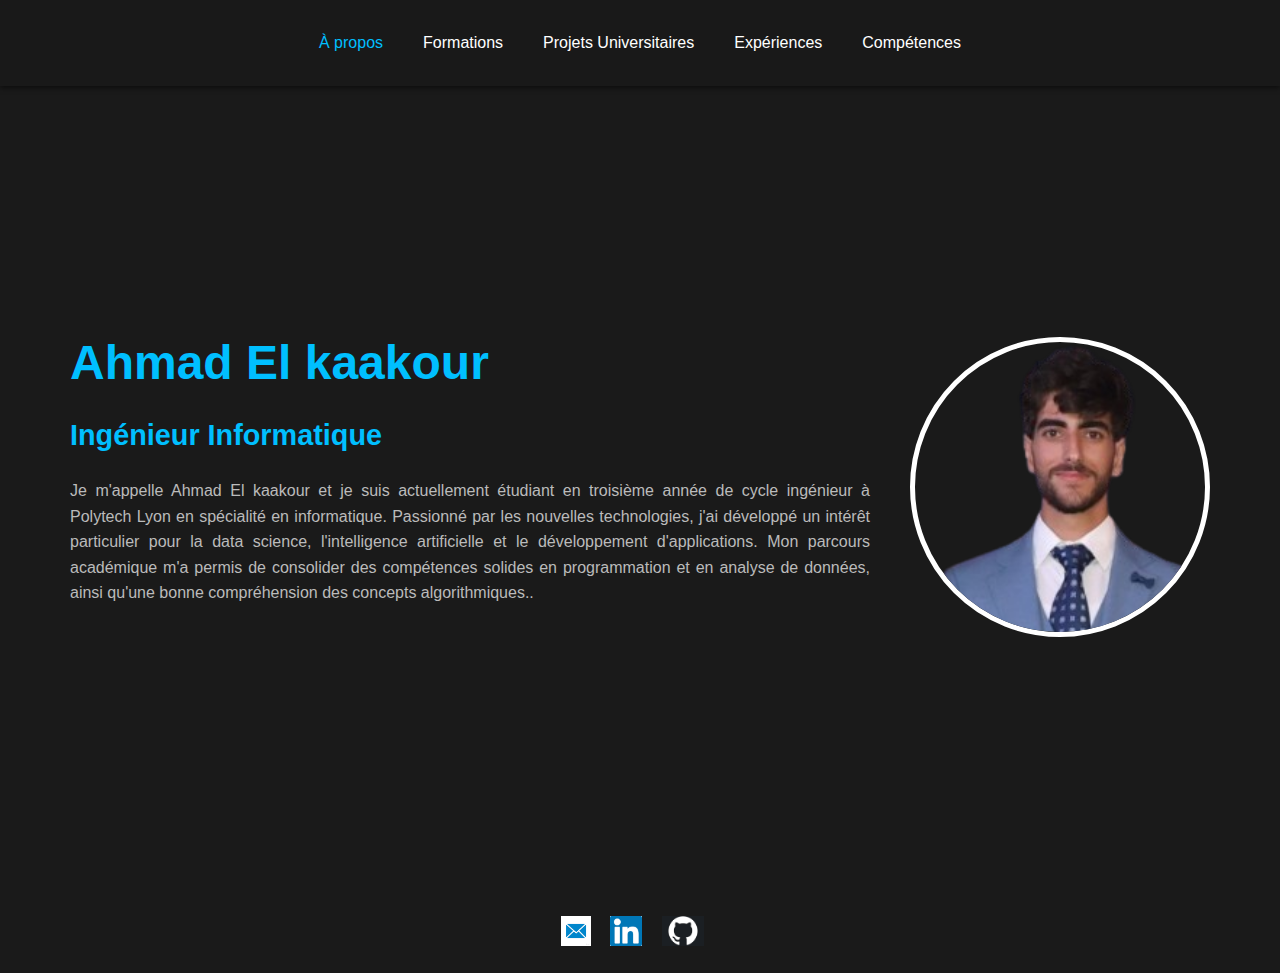
<file: index.html>
<!DOCTYPE html>
<html lang="fr">
<head>
    <meta charset="UTF-8">
    <meta name="viewport" content="width=device-width, initial-scale=1.0">
    <title>Portfolio</title>
    <link rel="stylesheet" href="Style/style.css">
</head>
<body>
    <!-- Navigation -->
    <header>
        <nav>
            <ul class="nav-links">
                <li><a href="index.html" class="active">À propos</a></li>
                <li><a href="formations.html">Formations</a></li>
                <li><a href="projets.html">Projets Universitaires</a></li>
                <li><a href="experiences.html">Expériences</a></li>
                <li><a href="competences.html">Compétences</a></li>
            </ul>
        </nav>
    </header>

    <!-- Main Section -->
    <section class="hero">
        <div class="content">
            <h1><span>Ahmad El kaakour</span></h1>
            <h2>Ingénieur Informatique</h2>
            <p style="text-align: justify;">Je m'appelle Ahmad El kaakour et je suis actuellement étudiant en troisième année de cycle ingénieur à Polytech Lyon en spécialité en informatique. 
                Passionné par les nouvelles technologies, j'ai développé un intérêt particulier pour la data science, l'intelligence artificielle et le développement d'applications. 
                Mon parcours académique m'a permis de consolider des compétences solides en programmation et en analyse de données, ainsi qu'une bonne compréhension des concepts algorithmiques..</p>
        </div>
        <div class="hero-image">
            <img src="images/myphoto.png" alt="Profile Image">
        </div>
    </section>

    <!-- Dynamic Content Section -->
    <section id="content">
        <!-- Content will be loaded here -->
    </section>

    <!-- Footer Social Links -->
    <footer>
        <div class="social-links">
            <a href="mailto:elkaakourahmd@gmail.com"><img src="images/email_icon.png" alt="Email"></a>
            <a href="https://www.linkedin.com/in/ahmad-el-kaakour/"><img src="images/linkedin_icon.png" alt="LinkedIn"></a>
            <a href="https://github.com/Ahmad123-jk"><img src="images/github_icon.png" alt="GitHub"></a>
        </div>
    </footer>

</body>
</html>
</file>
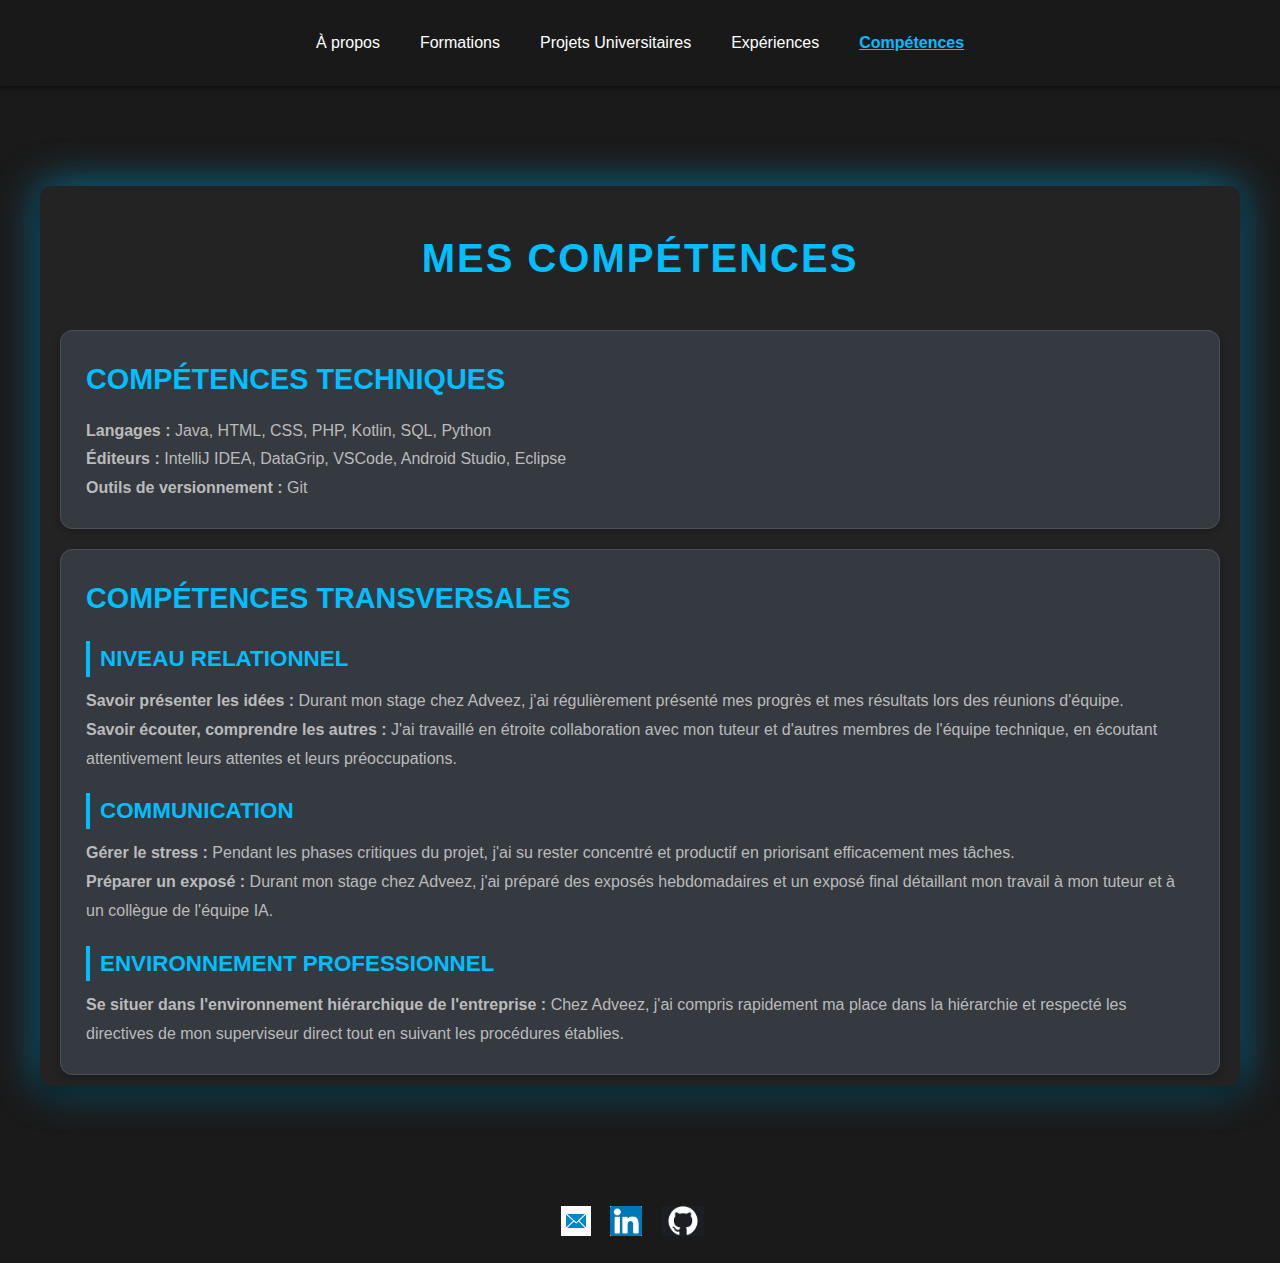
<file: Competences.html>
<!DOCTYPE html>
<html lang="fr">
<head>
    <meta charset="UTF-8">
    <meta name="viewport" content="width=device-width, initial-scale=1.0">
    <title>Compétences</title>
    <link rel="stylesheet" href="Style/style.css"> <!-- Lien vers le fichier CSS global -->
    <link rel="stylesheet" href="Style/competences.css"> <!-- Lien vers le fichier CSS spécifique pour cette page -->
    <link href="https://cdnjs.cloudflare.com/ajax/libs/font-awesome/5.15.4/css/all.min.css" rel="stylesheet"> <!-- Lien Font Awesome -->
</head>
<body>
    <!-- Navigation -->
    <header>
        <nav>
            <ul class="nav-links">
                <li><a href="index.html">À propos</a></li>
                <li><a href="formations.html">Formations</a></li>
                <li><a href="projets.html" >Projets Universitaires</a></li>
                <li><a href="experiences.html" >Expériences</a></li>
                <li><a href="competences.html"class="active">Compétences</a></li>
            </ul>
        </nav>
    </header>

    <!-- Compétences Section -->
    <section class="competences-section">
        <h2>Mes Compétences</h2>

        <div class="competence-item">
            <h3>Compétences Techniques</h3>
            <p><strong>Langages :</strong> Java, HTML, CSS, PHP, Kotlin, SQL, Python</p>
            <p><strong>Éditeurs :</strong> IntelliJ IDEA, DataGrip, VSCode, Android Studio, Eclipse</p>
            <p><strong>Outils de versionnement :</strong> Git</p>
        </div>

        <div class="competence-item">
            <h3>Compétences Transversales</h3>
            <h4>Niveau relationnel</h4>
            <p><strong>Savoir présenter les idées :</strong> Durant mon stage chez Adveez, j'ai régulièrement présenté mes progrès et mes résultats lors des réunions d'équipe.</p>
            <p><strong>Savoir écouter, comprendre les autres :</strong> J'ai travaillé en étroite collaboration avec mon tuteur et d'autres membres de l'équipe technique, en écoutant attentivement leurs attentes et leurs préoccupations.</p>

            <h4>Communication</h4>
            <p><strong>Gérer le stress :</strong> Pendant les phases critiques du projet, j'ai su rester concentré et productif en priorisant efficacement mes tâches.</p>
            <p><strong>Préparer un exposé :</strong> Durant mon stage chez Adveez, j'ai préparé des exposés hebdomadaires et un exposé final détaillant mon travail à mon tuteur et à un collègue de l'équipe IA.</p>

            <h4>Environnement Professionnel</h4>
            <p><strong>Se situer dans l'environnement hiérarchique de l'entreprise :</strong> Chez Adveez, j'ai compris rapidement ma place dans la hiérarchie et respecté les directives de mon superviseur direct tout en suivant les procédures établies.</p>
        </div>
    </section>
    



    

    <!-- Footer Social Links -->
    <footer>
        <div class="social-links">
            <a href="mailto:elkaakourahmd@gmail.com"><img src="images/email_icon.png" alt="Email"></a>
            <a href="https://www.linkedin.com/in/ahmad-el-kaakour/"><img src="images/linkedin_icon.png" alt="LinkedIn"></a>
            <a href="https://github.com/Ahmad123-jk"><img src="images/github_icon.png" alt="GitHub"></a>
        </div>
    </footer>

</body>
</html>
</file>
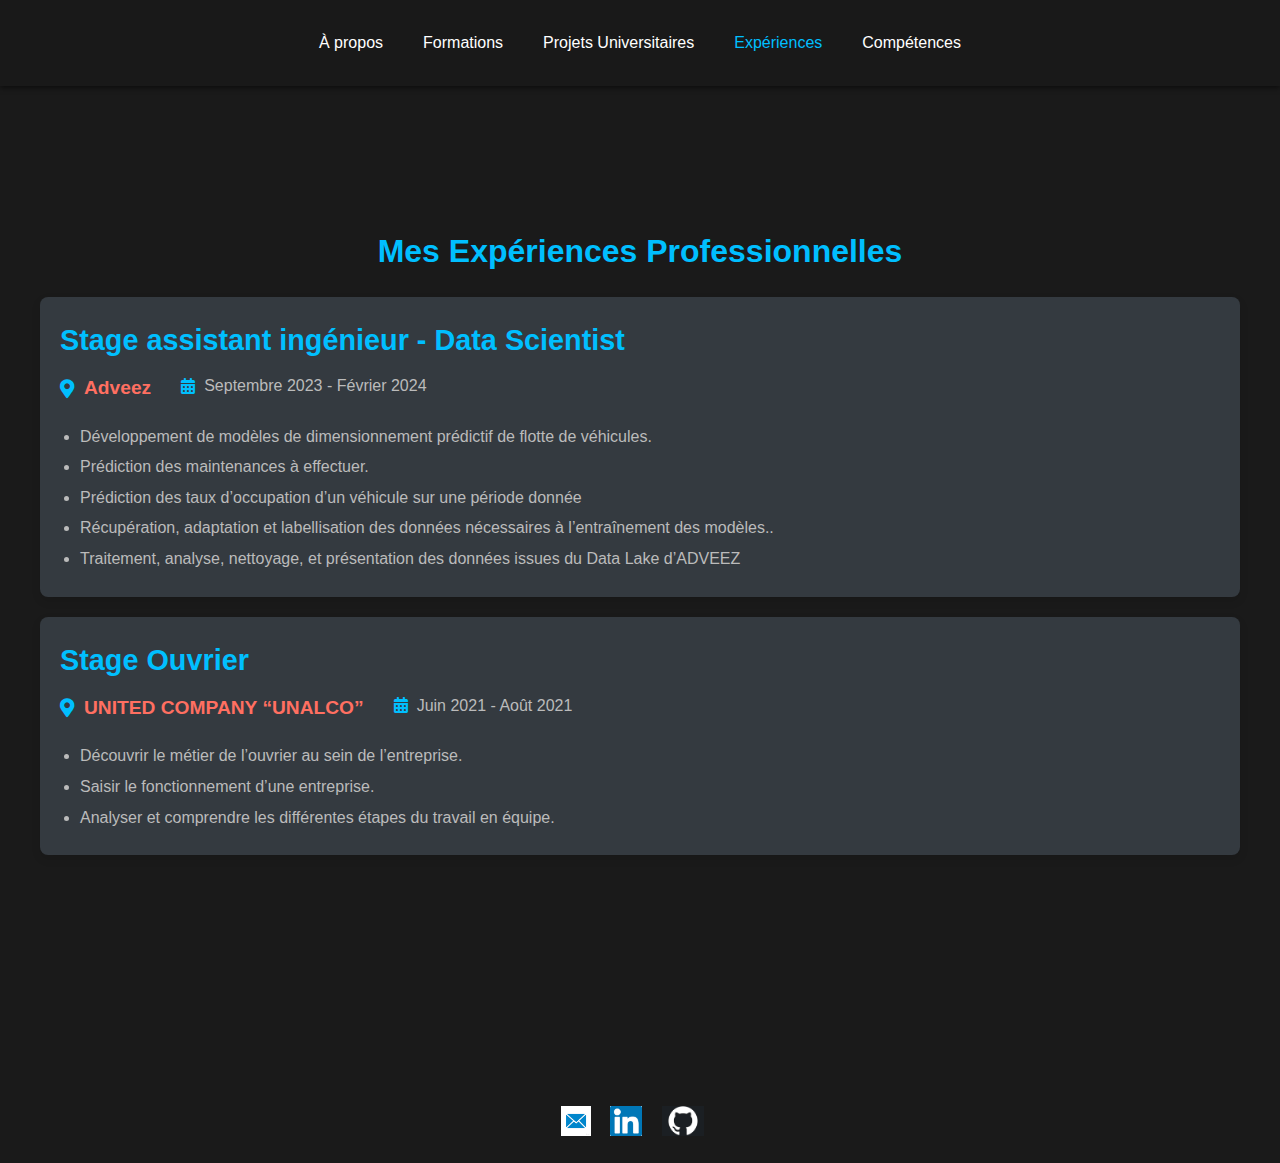
<file: experiences.html>
<!DOCTYPE html>
<html lang="fr">
<head>
    <meta charset="UTF-8">
    <meta name="viewport" content="width=device-width, initial-scale=1.0">
    <title>Expériences</title>
    <link rel="stylesheet" href="Style/style.css"> <!-- Lien vers le fichier CSS global -->
    <link rel="stylesheet" href="Style/experiences.css"> <!-- Lien vers le fichier CSS spécifique pour cette page -->
    <link href="https://cdnjs.cloudflare.com/ajax/libs/font-awesome/5.15.4/css/all.min.css" rel="stylesheet"> <!-- Lien Font Awesome -->
</head>
<body>
    <!-- Navigation -->
    <header>
        <nav>
            <ul class="nav-links">
                <li><a href="index.html">À propos</a></li>
                <li><a href="formations.html">Formations</a></li>
                <li><a href="projets.html" >Projets Universitaires</a></li>
                <li><a href="experiences.html" class="active">Expériences</a></li>
                <li><a href="competences.html">Compétences</a></li>
            </ul>
        </nav>
    </header>

    <!--Expériences -->
    <section class="experience-section">
        <h2>Mes Expériences Professionnelles</h2>

        <!-- Première Expérience -->
        <div class="experience-item">
            <h3 class="degree-title">Stage assistant ingénieur - Data Scientist</h3>
            <div class="company-details">
                <p class="company-name">
                    <i class="fas fa-map-marker-alt"></i> Adveez
                </p>
                <div class="education-date">
                    <i class="fas fa-calendar-alt date-icon"></i>
                    <span class="date-text">Septembre 2023 - Février 2024</span>
                </div>
            </div>
            <ul class="task-list">
                <li>Développement de modèles de dimensionnement prédictif de flotte de véhicules.</li>
                <li>Prédiction des maintenances à effectuer.</li>
                <li>Prédiction des taux d’occupation d’un véhicule sur une période donnée</li>
                <li>Récupération, adaptation et labellisation des données nécessaires à l’entraînement des modèles..</li>
                <li>Traitement, analyse, nettoyage, et présentation des données issues du Data Lake d’ADVEEZ</li>
            </ul>
        </div>

        <!-- Deuxième Expérience -->
        <div class="experience-item">
            <h3 class="degree-title">Stage Ouvrier</h3>
            <div class="company-details">
                <p class="company-name">
                    <i class="fas fa-map-marker-alt"></i> UNITED COMPANY “UNALCO”
                </p>
                <div class="education-date">
                    <i class="fas fa-calendar-alt date-icon"></i>
                    <span class="date-text">Juin 2021 - Août 2021</span>
                </div>
            </div>
            <ul class="task-list">
                <li>Découvrir le métier de l’ouvrier au sein de l’entreprise.</li>
                <li>Saisir le fonctionnement d’une entreprise.</li>
                <li>Analyser et comprendre les différentes étapes du travail en équipe.</li>
            </ul>
        </div>
    </section>

    

    <!-- Footer Social Links -->
    <footer>
        <div class="social-links">
            <a href="mailto:elkaakourahmd@gmail.com"><img src="images/email_icon.png" alt="Email"></a>
            <a href="https://www.linkedin.com/in/ahmad-el-kaakour/"><img src="images/linkedin_icon.png" alt="LinkedIn"></a>
            <a href="https://github.com/Ahmad123-jk"><img src="images/github_icon.png" alt="GitHub"></a>
        </div>
    </footer>

</body>
</html>
</file>
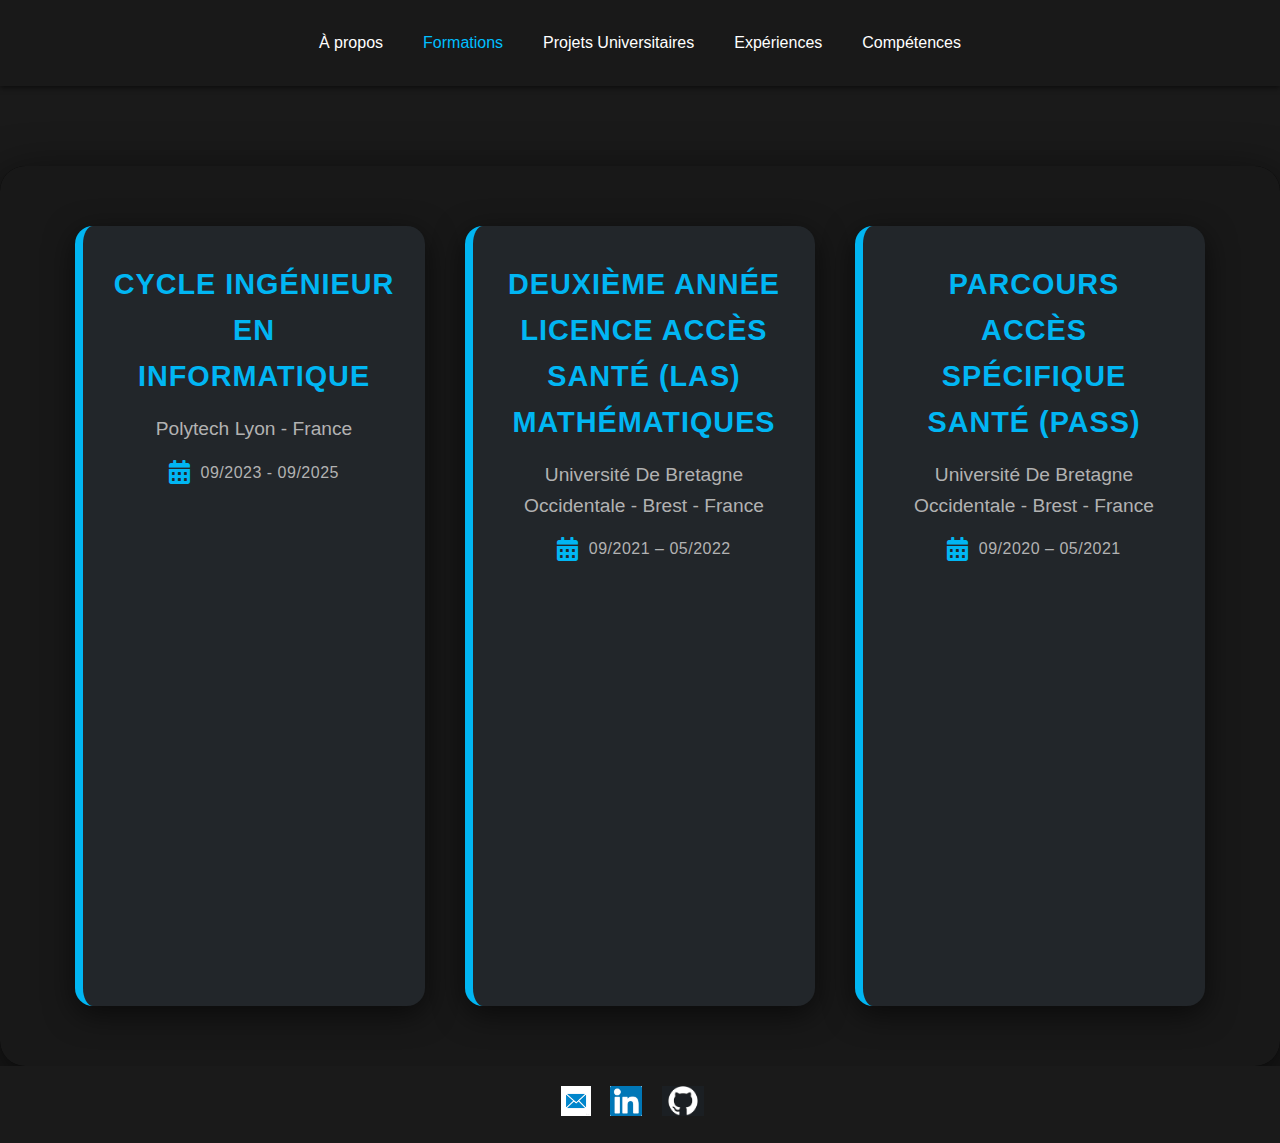
<file: formations.html>
<!DOCTYPE html>
<html lang="fr">
<head>
    <meta charset="UTF-8">
    <meta name="viewport" content="width=device-width, initial-scale=1.0">
    <title>Formations</title>
    <link rel="stylesheet" href="Style/style.css"> <!-- Lien vers le fichier CSS global -->
    <link rel="stylesheet" href="Style/formations.css"> <!-- Lien vers le fichier CSS spécifique pour cette page -->
    <link href="https://cdnjs.cloudflare.com/ajax/libs/font-awesome/5.15.4/css/all.min.css" rel="stylesheet"> <!-- Lien Font Awesome -->
</head>
</head>
<body>
    <!-- Navigation -->
    <header>
        <nav>
            <ul class="nav-links">
                <li><a href="index.html">À propos</a></li>
                <li><a href="formations.html" class="active">Formations</a></li>
                <li><a href="projets.html">Projets Universitaires</a></li>
                <li><a href="experiences.html">Expériences</a></li>
                <li><a href="competences.html">Compétences</a></li>
            </ul>
        </nav>
    </header>

    <!-- Formations Section -->
    <section class="education">
        <div class="education-item">
            <h3 class="degree-title">Cycle Ingénieur en Informatique</h3>
            <p class="university-name">Polytech Lyon - France</p>
            <div class="education-date">
                <i class="fas fa-calendar-alt date-icon"></i> 
                <span class="date-text">09/2023 - 09/2025</span>
            </div>
        </div>

        <div class="education-item">
            <h3 class="degree-title">Deuxième Année Licence Accès Santé (LAS) Mathématiques</h3>
            <p class="university-name">Université de Bretagne Occidentale - Brest - France</p>
            <div class="education-date">
                <i class="fas fa-calendar-alt date-icon"></i>
                <span class="date-text">09/2021 – 05/2022</span>
            </div>
        </div>

        <div class="education-item">
            <h3 class="degree-title">Parcours Accès Spécifique Santé (PASS)</h3>
            <p class="university-name">Université de Bretagne Occidentale - Brest - France</p>
            <div class="education-date">
                <i class="fas fa-calendar-alt date-icon"></i>
                <span class="date-text">09/2020 – 05/2021</span>
            </div>
        </div>
    </section>

    <!-- Footer Social Links -->
    <footer>
        <div class="social-links">
            <a href="mailto:elkaakourahmd@gmail.com"><img src="images/email_icon.png" alt="Email"></a>
            <a href="https://www.linkedin.com/in/ahmad-el-kaakour/"><img src="images/linkedin_icon.png" alt="LinkedIn"></a>
            <a href="https://github.com/Ahmad123-jk"><img src="images/github_icon.png" alt="GitHub"></a>
        </div>
    </footer>

</body>
</html>
</file>
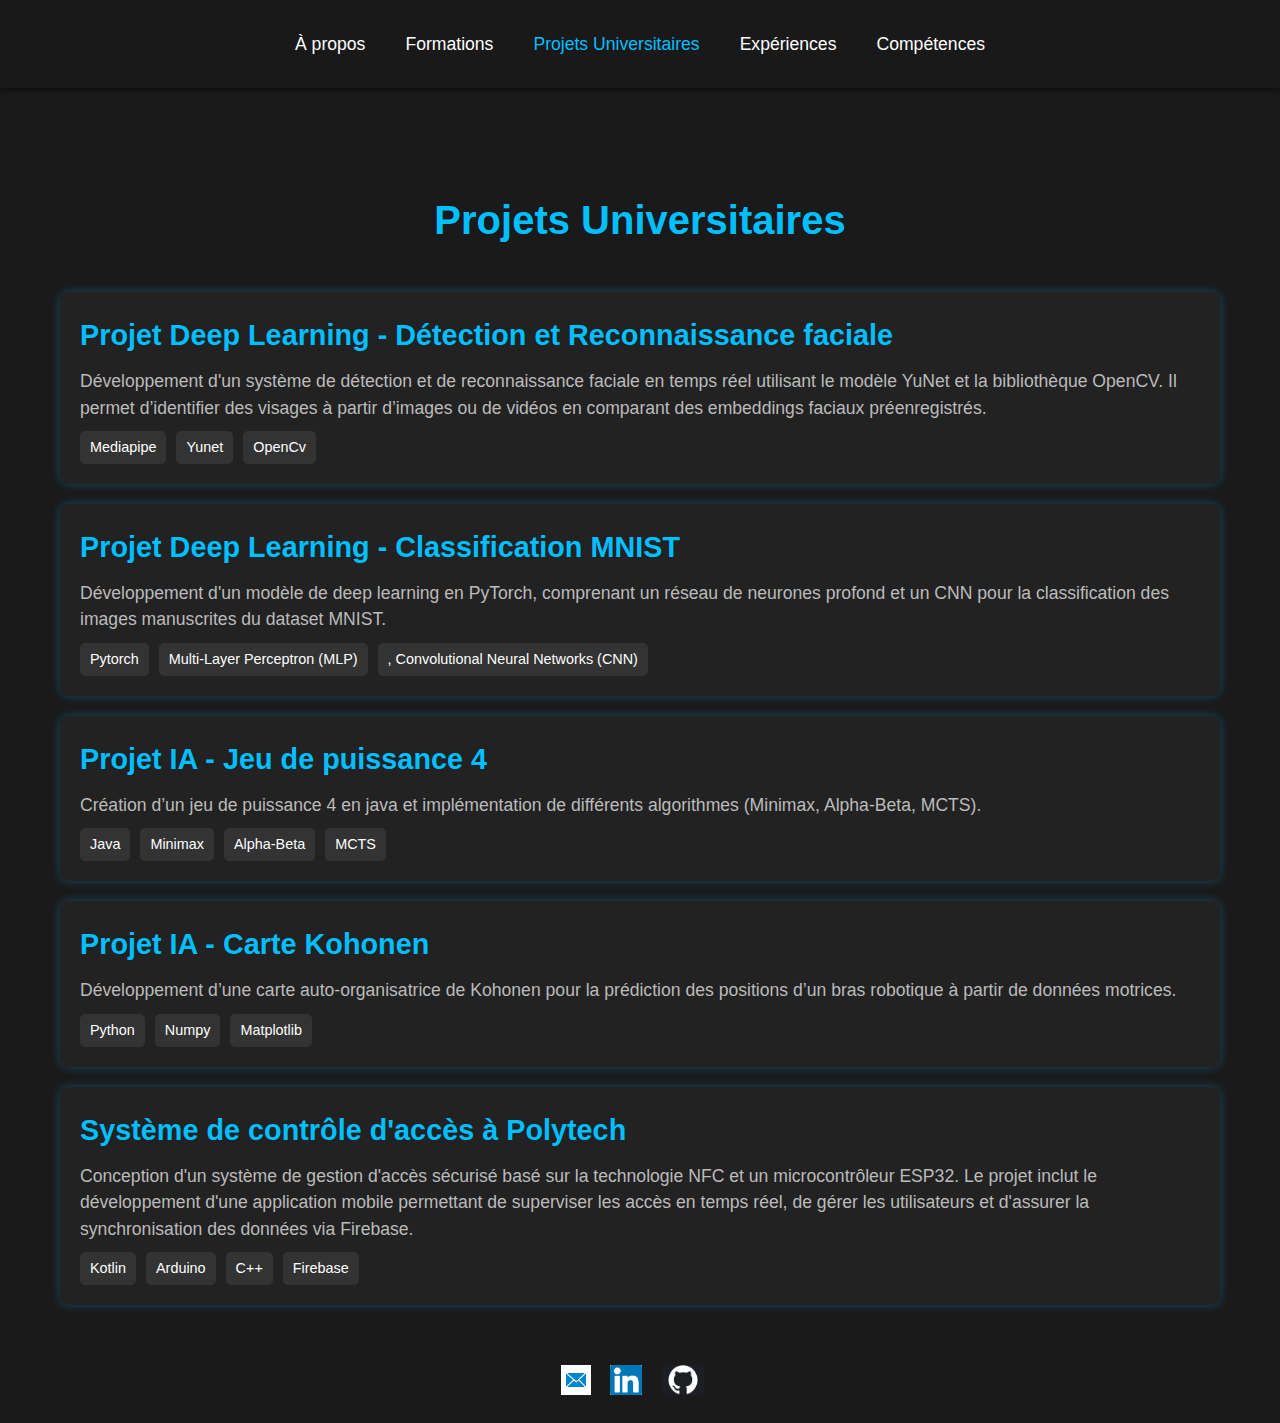
<file: projets.html>
<!DOCTYPE html>
<html lang="fr">
<head>
    <meta charset="UTF-8">
    <meta name="viewport" content="width=device-width, initial-scale=1.0">
    <title>Projets</title>
    <link rel="stylesheet" href="Style/style.css"> <!-- Lien vers le fichier CSS global -->
    <link rel="stylesheet" href="Style/projets.css"> <!-- Lien vers le fichier CSS spécifique pour cette page -->
    <link href="https://cdnjs.cloudflare.com/ajax/libs/font-awesome/5.15.4/css/all.min.css" rel="stylesheet"> <!-- Lien Font Awesome -->
</head>
<body>
    <!-- Navigation -->
    <header>
        <nav>
            <ul class="nav-links">
                <li><a href="index.html">À propos</a></li>
                <li><a href="formations.html">Formations</a></li>
                <li><a href="projets.html" class="active">Projets Universitaires</a></li>
                <li><a href="experiences.html">Expériences</a></li>
                <li><a href="competences.html">Compétences</a></li>
            </ul>
        </nav>
    </header>

    <!-- Projets Universitaires Section -->
    <section class="projects-section">
        <h2>Projets Universitaires</h2>
        
        <div class="project-item">
            <h3>Projet Deep Learning - Détection et Reconnaissance faciale</h3>
            <p>Développement d'un système de détection et de reconnaissance faciale en temps réel utilisant le modèle YuNet et la bibliothèque OpenCV. Il permet d’identifier des visages à partir d’images ou de vidéos en comparant des embeddings faciaux préenregistrés.</p>
            <div class="skills-used">
                <span class="tech">Mediapipe</span>
                <span class="tech">Yunet</span>
                <span class="tech">OpenCv</span>
            </div>
        </div>

        <div class="project-item">
            <h3>Projet Deep Learning - Classification MNIST</h3>
            <p>Développement d'un modèle de deep
                learning en PyTorch, comprenant un
                réseau de neurones profond et un CNN
                pour la classification des images
                manuscrites du dataset MNIST.</p>

            <div class="skills-used">
                <span class="tech">Pytorch</span>
                <span class="tech"> Multi-Layer Perceptron
                    (MLP)</span>
                <span class="tech">, Convolutional Neural Networks
                    (CNN)</span>
            </div>
        </div>

        <div class="project-item">
            <h3>Projet IA - Jeu de puissance 4</h3>
            <p>Création d’un jeu de puissance 4 en java
                et implémentation de différents
                algorithmes (Minimax, Alpha-Beta, MCTS).</p>
            <div class="skills-used">
                <span class="tech">Java</span>
                <span class="tech">Minimax</span>
                <span class="tech">Alpha-Beta</span>
                <span class="tech">MCTS</span>
            </div>
        </div>

        <div class="project-item">
            <h3>Projet IA - Carte Kohonen</h3>
            <p>Développement d’une carte
                auto-organisatrice de Kohonen pour la
                prédiction des positions d’un bras
                robotique à partir de données motrices.</p>
                <div class="skills-used">
                    <span class="tech">Python</span>
                    <span class="tech">Numpy</span>
                    <span class="tech">Matplotlib</span>
                </div>
        </div>

        <div class="project-item">
            <h3>Système de contrôle d'accès à Polytech</h3>
            <p>Conception d'un système de gestion d'accès sécurisé basé sur la technologie NFC et un microcontrôleur ESP32.
                Le projet inclut le développement d'une application mobile permettant de superviser les accès en temps réel, de gérer les utilisateurs et d'assurer la synchronisation des données via Firebase.
            </p>
            <div class="skills-used">
                <span class="tech">Kotlin</span>
                <span class="tech">Arduino</span>
                <span class="tech">C++</span>
                <span class="tech">Firebase</span>
            </div>
        </div>
    </section>

    <!-- Footer Social Links -->
    <footer>
        <div class="social-links">
            <a href="mailto:hello@gmail.com"><img src="images/email_icon.png" alt="Email"></a>
            <a href="https://www.linkedin.com/in/hellor/"><img src="images/linkedin_icon.png" alt="LinkedIn"></a>
            <a href="https://github.com/Ahmad123-jk"><img src="images/github_icon.png" alt="GitHub"></a>
        </div>
    </footer>

</body>
</html>
</file>
<file: Style/competences.css>
/* Compétences Section */
.competences-section {
    margin: 100px auto;
    background-color: #232323;  /* Fond plus clair que le noir pour un effet plus doux */
    color: #fff;
    padding: 40px 20px;
    max-width: 1200px;
    border-radius: 12px;
    box-shadow: 0 8px 20px rgba(0, 0, 0, 0.5), 0 0 40px rgba(0, 191, 255, 0.6); /* Glow bleu autour de la section */
    height: 100%;
    transition: all 0.3s ease;
}

/* Survol de la section compétences */
.competences-section:hover {
    box-shadow: 0 8px 30px rgba(0, 0, 0, 0.7), 0 0 60px rgba(0, 191, 255, 0.8); /* Effet de glow plus fort au survol */
}

.competences-section h2 {
    text-align: center;
    font-size: 2.5rem;
    margin-bottom: 40px;
    color: #00bfff; /* Bleu clair similaire à "Formations" */
    text-transform: uppercase;
    letter-spacing: 2px;
    transition: box-shadow 0.3s ease; /* Transition ajoutée pour le glow */
}

/* Glow sur le titre */
.competences-section h2:hover {
    box-shadow: 0 0 15px rgba(0, 191, 255, 0.8); /* Glow bleu autour du titre */
}

/* Élément de compétence */
.competence-item {
    background-color: #343a40;  /* Fond gris foncé */
    padding: 25px;
    margin: 20px 0;
    border-radius: 12px;
    border: 1px solid #495057;
    box-shadow: 0 4px 8px rgba(0, 0, 0, 0.2);
    transition: all 0.3s ease, box-shadow 0.3s ease;
}

/* Survol des éléments de compétence */
.competence-item:hover {
    background-color: #495057;
    transform: translateY(-5px);
    box-shadow: 0 8px 20px rgba(0, 0, 0, 0.4), 0 0 25px rgba(0, 191, 255, 0.7); /* Glow bleu au survol */
}

/* Titres des sections */
.competence-item h3 {
    font-size: 1.8rem;
    margin-bottom: 15px;
    color: #00bfff; /* Bleu clair */
    text-transform: uppercase;
    transition: box-shadow 0.3s ease; /* Transition ajoutée pour le glow */
}

/* Glow sur les titres des éléments de compétence */
.competence-item h3:hover {
    box-shadow: 0 0 10px rgba(0, 191, 255, 0.8); /* Glow bleu autour des titres */
}

.competence-item h4 {
    font-size: 1.4rem;
    margin-top: 20px;
    margin-bottom: 10px;
    color: #00bfff; /* Bleu clair */
    text-transform: uppercase;
    border-left: 4px solid #00bfff;
    padding-left: 10px;
}

/* Texte de base */
.competence-item p {
    font-size: 1rem;
    color: #bbb;  /* Texte gris clair */
    line-height: 1.8;
}

/* Liens de navigation actifs */
.nav-links .active {
    color: #00bfff; /* Bleu clair pour le lien actif */
    font-weight: bold;
    text-decoration: underline;
}


/* Media Queries for Responsiveness */
@media (max-width: 768px) {
    .competences-section {
        padding: 30px 15px;
    }

    .competences-section h2 {
        font-size: 2rem;
    }

    .competence-item {
        padding: 20px;
    }

    .competence-item h3 {
        font-size: 1.6rem;
    }

    .competence-item p {
        font-size: 0.9rem;
    }
}
</file>
<file: Style/experiences.css>
/* Expériences */
.experience-section {
    padding: 40px;
    margin-top: 100px;
    height: 100%;
}

.experience-section h2 {
    text-align: center;
    font-size: 2rem;
    color: #00bfff;
    margin-bottom: 20px;
    transition: box-shadow 0.3s ease; /* Ajout de transition pour le glow */
}

/* Glow sur le titre de la section */
.experience-section h2:hover {
    box-shadow: 0 0 10px rgba(0, 191, 255, 0.6); /* Glow bleu autour du titre */
}

.experience-item {
    background-color:  #343a40;
    padding: 20px;
    margin: 20px 0;
    border-radius: 8px;
    box-shadow: 0px 4px 10px rgba(0, 0, 0, 0.1);
    cursor: pointer;
    transition: all 0.3s ease, box-shadow 0.3s ease; /* Transition ajoutée */
}

/* Glow au survol des éléments de l'expérience */
.experience-item:hover {
    transform: translateY(-5px); /* Légère levée */
    box-shadow: 0 8px 20px rgba(0, 191, 255, 0.6); /* Glow bleu lumineux autour de l'élément */
}

.experience-item h3.degree-title {
    font-size: 1.8rem;
    color: #00bfff;
    margin-bottom: 10px;
    transition: box-shadow 0.3s ease; /* Transition ajoutée pour le glow */
}

/* Glow au survol du titre de l'expérience */
.experience-item h3.degree-title:hover {
    box-shadow: 0 0 10px rgba(0, 191, 255, 0.6); /* Glow bleu autour du titre */
}

.experience-item .company-details {
    display: flex;
    justify-content: flex-start;
    align-items: center;
    margin-bottom: 10px;
}

.experience-item p.company-name {
    font-size: 1.2rem;
    color: #ff6f61;
    font-weight: bold;
    margin-bottom: 10px;
    transition: color 0.3s ease; /* Transition ajoutée pour le changement de couleur */
}

/* Glow au survol du nom de l'entreprise */
.experience-item p.company-name:hover {
    color: #00bfff; /* Changement de couleur du texte au survol */
    box-shadow: 0 0 10px rgba(0, 191, 255, 0.6); /* Glow bleu autour du nom de l'entreprise */
}

.experience-item .education-date {
    display: flex;
    align-items: center;
    margin-bottom: 15px;
    margin-left: 20px;
}

.education-date .date-icon {
    width: 18px;
    margin-right: 10px;
}

.education-date .date-text {
    font-size: 1rem;
    color: #bbb;
}

.experience-item .task-list {
    list-style-type: disc;
    margin-left: 20px;
    font-size: 1rem;
    color: #bbb;
}

.experience-item .task-list li {
    margin-bottom: 5px;
}

/* Pour le nom de l'entreprise et la date */
.experience-item .company-name {
    font-size: 1.2rem;
    color: #ff6f61;
    font-weight: bold;
    display: flex;
    align-items: center;
    margin-bottom: 10px;
    margin-right: 10px;
}

.experience-item .company-name i {
    margin-right: 10px; /* Espacement entre l'icône et le texte */
    color: #00bfff; /* Couleur de l'icône */
}

.experience-item .date-text {
    font-size: 1rem;
    color: #bbb;
    margin-left: 10px; /* Espacement entre le texte du nom de l'entreprise et la date */
}

.experience-item .education-date .date-icon {
    width: 18px;
    margin-right: 5px; /* Espacement entre l'icône et la date */
    color: #00bfff;
}

.experience-item .education-date .date-text {
    font-size: 1rem;
    color: #bbb;
    margin-left: 0; 
}


/* Media Queries for Responsiveness */

/* For screens smaller than 768px (tablets and mobile) */
@media (max-width: 768px) {
    .experience-section {
        padding: 20px;
        margin-top: 50px;
    }

    .experience-item {
        width: 100%;
        margin: 10px 0;
        padding: 15px;
    }

    .experience-section h2 {
        font-size: 1.5rem;
    }

    .experience-item h3.degree-title {
        font-size: 1.6rem;
    }

    .experience-item p.company-name {
        font-size: 1rem;
    }

    .experience-item .task-list {
        font-size: 0.9rem;
    }
}

/* For screens smaller than 480px (mobile phones) */
@media (max-width: 480px) {
    .experience-section {
        padding: 15px;
    }

    .experience-item {
        padding: 10px;
    }

    .experience-section h2 {
        font-size: 1.3rem;
    }

    .experience-item h3.degree-title {
        font-size: 1.4rem;
    }

    .experience-item p.company-name {
        font-size: 0.9rem;
    }

    .experience-item .task-list {
        font-size: 0.8rem;
    }
}
</file>
<file: Style/formations.css>
/* Formations Page Styles */
.education {
    margin-top: 80px;
    padding: 60px 30px;
    background: #181818;
    color: #fff;
    display: flex;
    justify-content: center;
    gap: 40px;
    flex-wrap: wrap;
    border-radius: 25px;
    box-shadow: 0 15px 50px rgba(0, 0, 0, 0.8);
    position: relative;
    height: 100%;
}

/* Dégradé lumineux et léger effet de glow */
.education::before {
    content: "";
    position: absolute;
    top: 0;
    left: 0;
    width: 100%;
    height: 100%;
    background: radial-gradient(circle, rgba(0, 191, 255, 0.15) 10%, rgba(0, 0, 0, 0.8) 90%);
    border-radius: 25px;
    z-index: -1;
    animation: glow 4s infinite ease-in-out;
}

/* Animation de glow */
@keyframes glow {
    0% {
        box-shadow: 0 0 15px rgba(0, 191, 255, 0.4);
    }
    50% {
        box-shadow: 0 0 35px rgba(0, 191, 255, 0.6);
    }
    100% {
        box-shadow: 0 0 15px rgba(0, 191, 255, 0.4);
    }
}

/* Chaque élément de formation */
.education-item {
    width: 350px; /* Augmenter la largeur des cadres */
    padding: 35px 30px;
    background: #23272b;
    border-radius: 18px;
    border-left: 8px solid #00bfff;
    box-shadow: 0 8px 30px rgba(0, 0, 0, 0.6);
    position: relative;
    transition: transform 0.3s ease, box-shadow 0.3s ease, background-color 0.3s ease;
    text-align: center;
    opacity: 0.95;
}

/* Effet au survol */
.education-item:hover {
    transform: translateY(-15px);
    box-shadow: 0 20px 40px rgba(0, 0, 0, 0.7);
    background-color: #2b2f35;
    opacity: 1;
}

/* Effet au survol sur le titre */
.education-item:hover .degree-title {
    color: #00c8ff;
    transform: scale(1.1);
}

/* Effet lumineux subtil autour de l'item au survol */
.education-item::after {
    content: "";
    position: absolute;
    top: 5px;
    left: 5px;
    width: 90%;
    height: 90%;
    background: rgba(0, 191, 255, 0.1);
    border-radius: 15px;
    z-index: -2;
    opacity: 0;
    transition: opacity 0.3s ease;
}

.education-item:hover::after {
    opacity: 1;
}

/* Titre du diplôme */
.degree-title {
    font-size: 1.8rem;
    font-weight: 700;
    color: #00bfff;
    margin-bottom: 15px;
    letter-spacing: 1px;
    font-family: 'Roboto', sans-serif;
    text-transform: uppercase;
    transition: color 0.3s ease, transform 0.3s ease;
}

/* Nom de l'université */
.university-name {
    font-size: 1.2rem;
    font-weight: 500;
    color: #bbb;
    margin-bottom: 15px;
    font-family: 'Roboto', sans-serif;
    text-transform: capitalize;
}

/* Date de la formation */
.education-date {
    display: flex;
    justify-content: center;
    align-items: center;
    margin-top: 12px;
    font-size: 1rem;
    color: #bbb;
    font-family: 'Roboto', sans-serif;
    letter-spacing: 0.5px;
    transition: color 0.3s ease;
}

.date-icon {
    font-size: 1.5rem;
    margin-right: 10px;
    color: #00bfff;
    transition: color 0.3s ease;
}

.date-icon:hover {
    color: #00c8ff;
}

/* Ajouter un effet de lumière douce sur la page */
.education-item::before {
    content: "";
    position: absolute;
    top: -10px;
    left: -10px;
    width: 100%;
    height: 100%;
    background: rgba(0, 191, 255, 0.1);
    border-radius: 18px;
    z-index: -1;
    opacity: 0;
    transition: opacity 0.4s ease;
}

.education-item:hover::before {
    opacity: 1;
}

@media (max-width: 768px) {
    .education {
        flex-direction: column;
        padding: 40px 15px;
    }

    .education-item {
        width: 100%;
        padding: 20px;
    }

    .degree-title {
        font-size: 1.4rem;
    }

    .university-name {
        font-size: 1rem;
    }

    .education-date {
        font-size: 0.9rem;
    }
}

@media (max-width: 480px) {
    .education {
        padding: 20px 10px;
        gap: 10px;
    }

    .education-item {
        width: 100%;
        padding: 15px 10px;
    }

    .degree-title {
        font-size: 1.2rem;
    }

    .university-name {
        font-size: 0.9rem;
    }

    .education-date {
        font-size: 0.8rem;
    }
}
</file>
<file: Style/style.css>
/* General Reset */
* {
    margin: 0;
    padding: 0;
    box-sizing: border-box;
    font-family: Arial, sans-serif;
}

html, body {
    height: 100%;
    margin: 0;
}

/* Body and Background */
body {
    background-color: #1a1a1a;
    color: #fff;
    line-height: 1.6;
}

/* Navigation */
header {

    padding: 20px;
    z-index: 10;
    background-color: rgba(26, 26, 26, 0.9); /* Add a subtle background for readability */
    box-shadow: 0 2px 5px rgba(0, 0, 0, 0.5);
}

.nav-links {
    list-style: none;
    display: flex;
    justify-content: center;
    align-items: center;
    flex-wrap: wrap;
}

.nav-links li {
    margin: 10px 20px;
}

.nav-links a {
    text-decoration: none;
    color: #fff;
    font-size: 1rem;
    transition: color 0.3s;
}

.nav-links a:hover, .nav-links a.active {
    color: #00bfff;
}

/* Hero Section */
.hero {
    display: flex;
    flex-wrap: wrap-reverse;
    align-items: center;
    justify-content: space-around;
    padding: 50px;
    min-height: 90vh;
    position: relative;
}

.content {
    max-width: 800px;
    margin-bottom: 20px;
}

.content h1 {
    font-size: 3rem;
    margin-bottom: 10px;
}

.content h1 span {
    color: #00bfff;
}

.content h2 {
    font-size: 1.8rem;
    color: #00bfff;
    margin-bottom: 20px;
}

.content p {
    font-size: 1rem;
    margin-bottom: 30px;
    color: #bbb;
    text-align: justify;
}

.hero-image img {
    max-width: 500px;
    width: 300px;
    height: auto;
    object-fit: cover;
    border-radius: 50%;
    border: 5px solid white;
}

/* Footer Social Links */
footer {
    display: flex;
    justify-content: center;
    padding: 20px;
    background-color: #1a1a1a;
    position: relative;
    width: 100%;
}

.social-links a img {
    height: 30px;
    width: auto;
    margin-right: 15px;
    transition: transform 0.3s;
    object-fit: contain;
}

.social-links a:hover img {
    transform: scale(1.2);
}

/* Responsive Design */
@media (max-width: 1024px) {
    hero {
        flex-direction: column-reverse;
        text-align: center;
    }

    .content h1 {
        font-size: 2.5rem;
    }

    .content h2 {
        font-size: 1.5rem;
    }
}

@media (max-width: 768px) {
    .hero {
        flex-direction: column-reverse;
        text-align: center;
    }

    .content h1 {
        font-size: 2rem;
    }

    .content h2 {
        font-size: 1.3rem;
    }

    .content p {
        font-size: 0.9rem;
    }

    .hero-image img {
        max-width: 200px;
    }
}

@media (max-width: 480px) {
    header {
        padding: 10px;
    }

    .nav-links {
        flex-direction: column;
        text-align: center;
    }

    .nav-links li {
        margin: 10px 0;
    }

    .content h1 {
        font-size: 1.8rem;
    }

    .content h2 {
        font-size: 1.1rem;
    }

    .content p {
        font-size: 0.8rem;
    }

    footer {
        flex-direction: column;
        text-align: center;
    }

    .social-links a img {
        height: 25px;
        margin-right: 10px;
    }
}
</file>
<file: Style/projets.css>
/* Reset de base */
* {
    margin: 0;
    padding: 0;
    box-sizing: border-box;
    font-family: Arial, sans-serif;
}

/* Corps du site */
body {
    background-color: #1a1a1a;
    color: #fff;
    line-height: 1.6;
}


.nav-links {
    list-style: none;
    display: flex;
    justify-content: center;
}

.nav-links li {
    margin-left: 20px;
}

.nav-links a {
    text-decoration: none;
    color: #fff;
    font-size: 1.1rem;
    transition: color 0.3s, box-shadow 0.3s ease;
}

/* Glow effet sur les liens de navigation */
.nav-links a:hover {
    color: #00bfff;
    box-shadow: 0 0 15px rgba(0, 191, 255, 0.6); /* Glow lumineux autour des liens */
}

/* Section Projets */
.projects-section {
    padding: 100px 20px 20px;
    max-width: 1200px;
    margin: auto;
}

.projects-section h2 {
    font-size: 2.5rem;
    color: #00bfff;
    margin-bottom: 40px;
    text-align: center;
}

.project-item {
    background-color: #222;
    padding: 20px;
    margin-bottom: 20px;
    border-radius: 8px;
    cursor: pointer;
    transition: all 0.3s ease;
    box-shadow: 0 0 10px rgba(0, 191, 255, 0.3); /* Light glow on default state */
}

/* Survol */
.project-item:hover {
    background-color: #495057;
    transform: translateY(-5px);
    box-shadow: 0 8px 20px rgba(0, 191, 255, 0.6); /* Glow lumineux plus intense au survol */
    transition: all 0.3s ease-in-out;
}

.project-item h3 {
    font-size: 1.8rem;
    color: #00bfff;
    margin-bottom: 10px;
}

.project-item p {
    font-size: 1.1rem;
    color: #bbb;
    line-height: 1.5;
}


/* Skills used (Technologies) */
.skills-used {
    margin-top: 10px;
    display: flex;
    flex-wrap: wrap;
    gap: 10px;
}

.skills-used .tech {
    background-color: #333;
    color: #fff;
    padding: 5px 10px;
    border-radius: 5px;
    font-size: 0.9rem;
    transition: background-color 0.3s;
}

/* Glow sur les technologies au survol */
.skills-used .tech:hover {
    background-color: #00bfff;
    box-shadow: 0 0 10px rgba(0, 191, 255, 0.6); /* Glow autour des technologies */
}


/* Media Queries for Responsiveness */
@media (max-width: 768px) {
    .projets-section {
        padding: 30px 15px;
    }

    .projets-section h2 {
        font-size: 2rem;
    }

    .projet-item {
        padding: 15px;
    }

    .projet-item h3 {
        font-size: 1.6rem;
    }
}

@media (max-width: 480px) {
    .nav-links {
        flex-direction: column;
    }

    .nav-links li {
        margin-bottom: 10px;
    }
}
</file>
